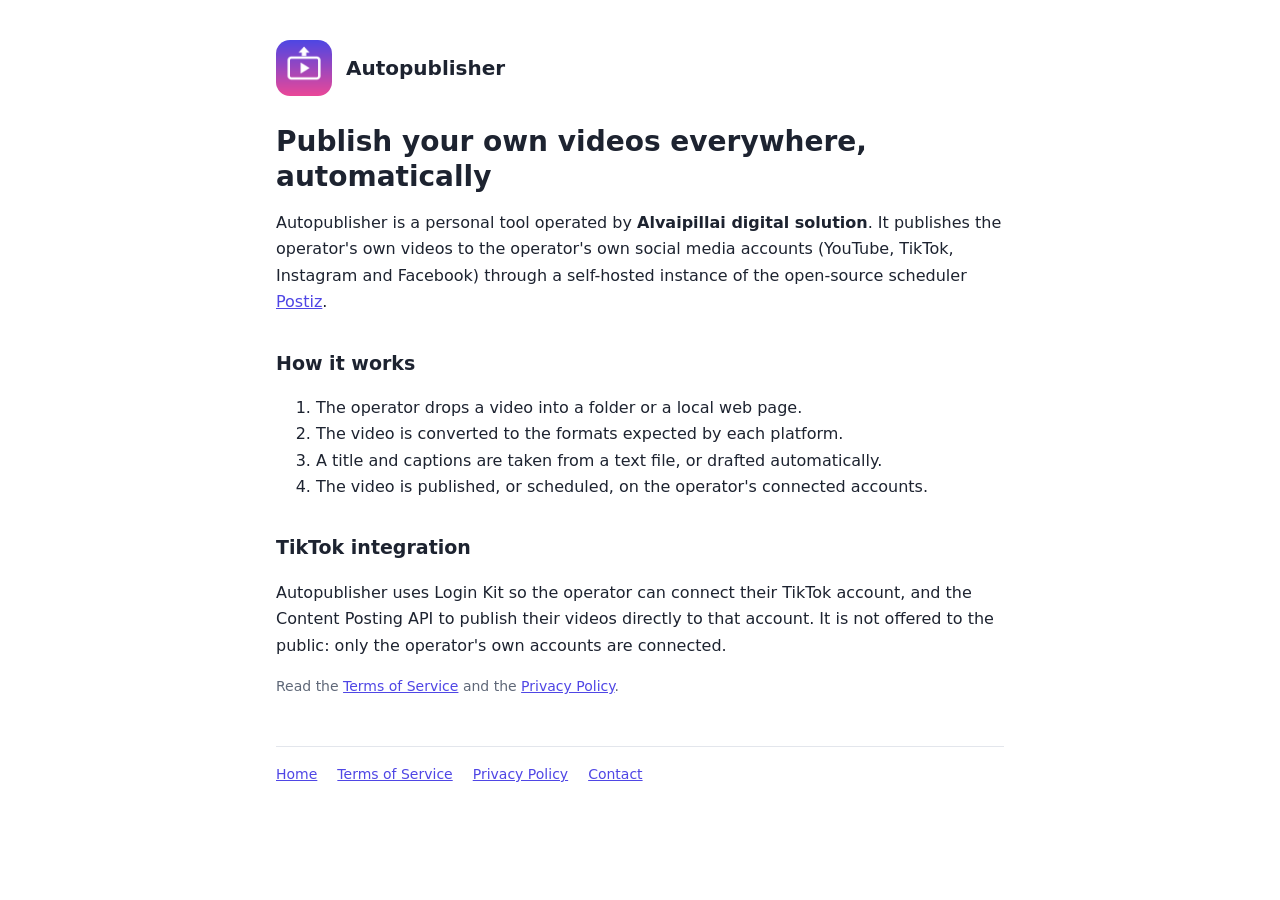
<file: index.html>
<!doctype html>
<html lang="en">
<head>
<meta charset="utf-8">
<meta name="viewport" content="width=device-width, initial-scale=1">
<title>Autopublisher</title>
<link rel="icon" href="icon.png">
<link rel="stylesheet" href="style.css">
</head>
<body>
<main>
<header><img src="icon.png" alt=""><a href="./">Autopublisher</a></header>
<h1>Publish your own videos everywhere, automatically</h1>
<p>Autopublisher is a personal tool operated by <strong>Alvaipillai digital solution</strong>. It publishes
the operator's own videos to the operator's own social media accounts (YouTube, TikTok, Instagram and
Facebook) through a self-hosted instance of the open-source scheduler <a href="https://postiz.com">Postiz</a>.</p>
<h2>How it works</h2>
<ol>
  <li>The operator drops a video into a folder or a local web page.</li>
  <li>The video is converted to the formats expected by each platform.</li>
  <li>A title and captions are taken from a text file, or drafted automatically.</li>
  <li>The video is published, or scheduled, on the operator's connected accounts.</li>
</ol>
<h2>TikTok integration</h2>
<p>Autopublisher uses Login Kit so the operator can connect their TikTok account, and the Content Posting API
to publish their videos directly to that account. It is not offered to the public: only the operator's own
accounts are connected.</p>
<p class="muted">Read the <a href="terms.html">Terms of Service</a> and the <a href="privacy.html">Privacy Policy</a>.</p>
<nav><a href="./">Home</a><a href="terms.html">Terms of Service</a><a href="privacy.html">Privacy Policy</a><a href="https://github.com/AnushanDev/autopublisher-site/issues">Contact</a></nav>
</main>
</body>
</html>
</file>
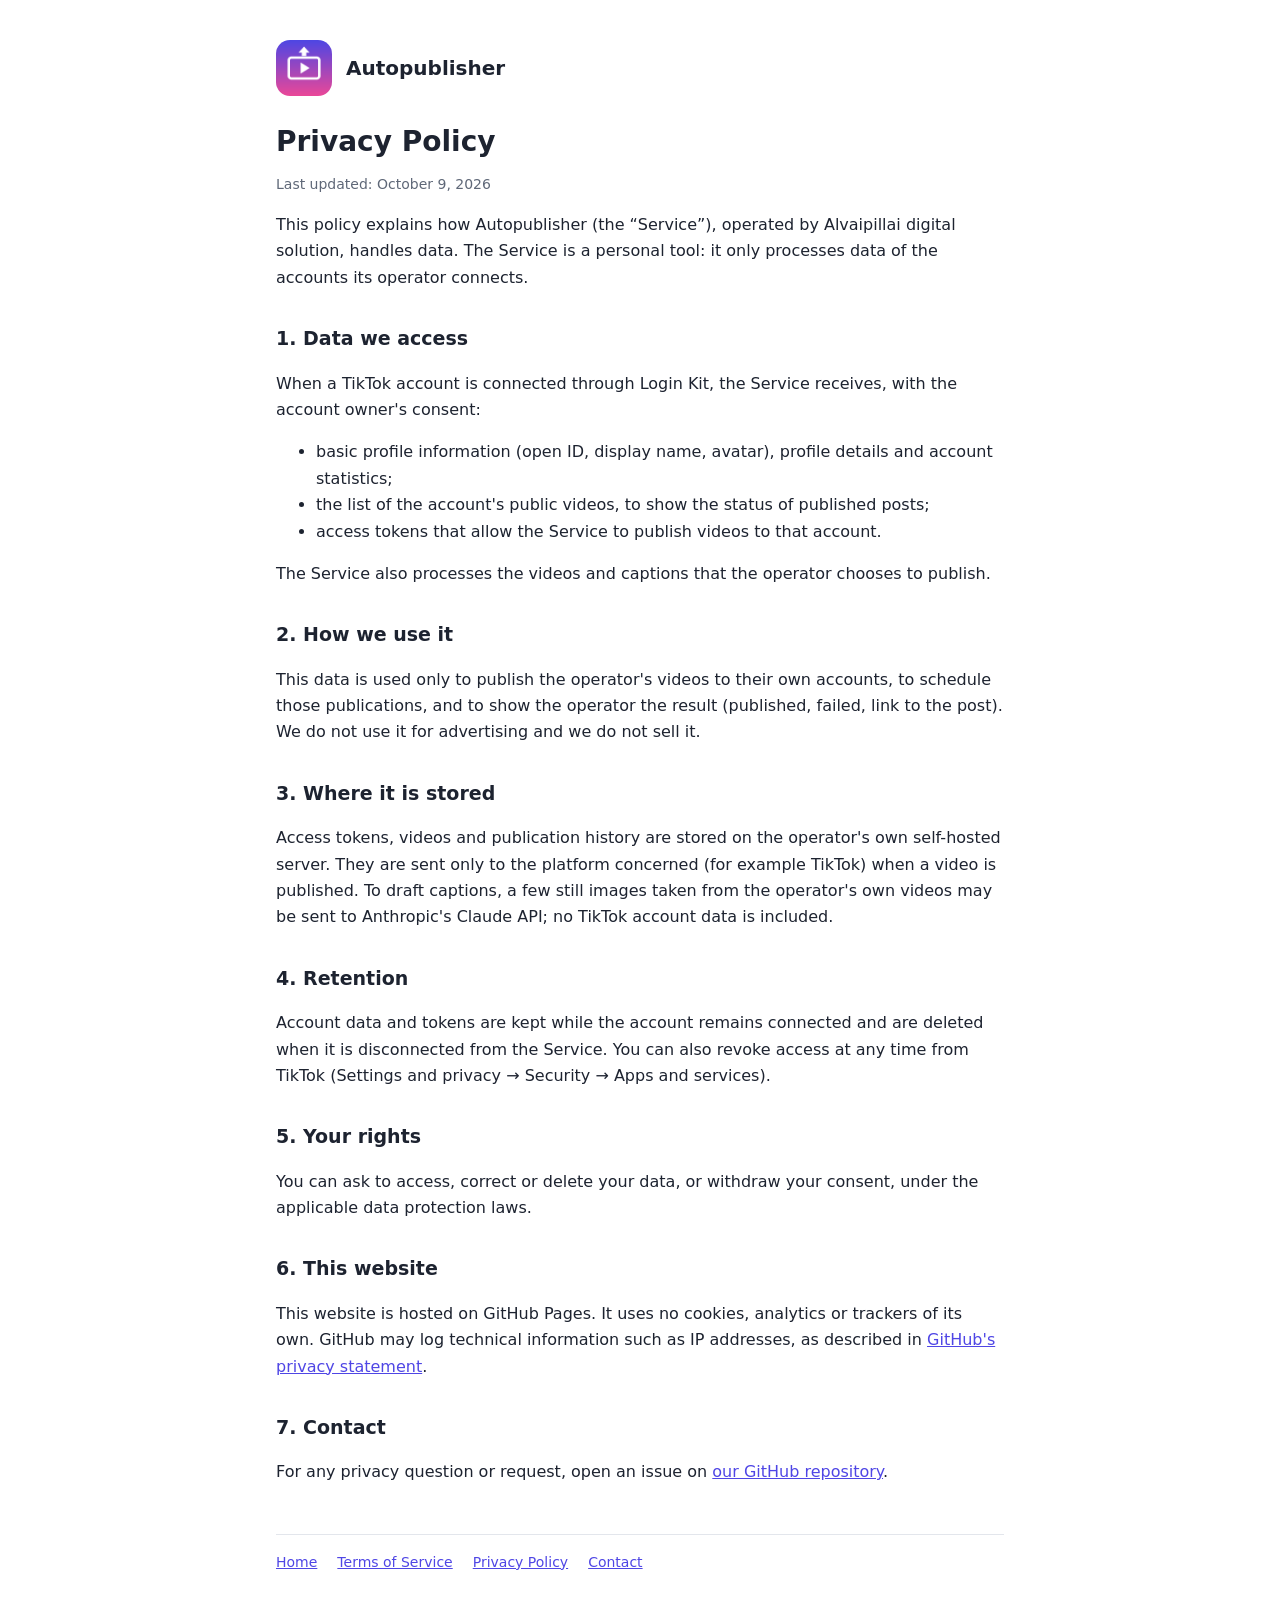
<file: privacy.html>
<!doctype html>
<html lang="en">
<head>
<meta charset="utf-8">
<meta name="viewport" content="width=device-width, initial-scale=1">
<title>Privacy Policy – Autopublisher</title>
<link rel="icon" href="icon.png">
<link rel="stylesheet" href="style.css">
</head>
<body>
<main>
<header><img src="icon.png" alt=""><a href="./">Autopublisher</a></header>
<h1>Privacy Policy</h1>
<p class="muted">Last updated: October 9, 2026</p>
<p>This policy explains how Autopublisher (the “Service”), operated by Alvaipillai digital solution, handles
data. The Service is a personal tool: it only processes data of the accounts its operator connects.</p>
<h2>1. Data we access</h2>
<p>When a TikTok account is connected through Login Kit, the Service receives, with the account owner's
consent:</p>
<ul>
  <li>basic profile information (open ID, display name, avatar), profile details and account statistics;</li>
  <li>the list of the account's public videos, to show the status of published posts;</li>
  <li>access tokens that allow the Service to publish videos to that account.</li>
</ul>
<p>The Service also processes the videos and captions that the operator chooses to publish.</p>
<h2>2. How we use it</h2>
<p>This data is used only to publish the operator's videos to their own accounts, to schedule those
publications, and to show the operator the result (published, failed, link to the post). We do not use it
for advertising and we do not sell it.</p>
<h2>3. Where it is stored</h2>
<p>Access tokens, videos and publication history are stored on the operator's own self-hosted server. They are
sent only to the platform concerned (for example TikTok) when a video is published. To draft captions, a few
still images taken from the operator's own videos may be sent to Anthropic's Claude API; no TikTok account
data is included.</p>
<h2>4. Retention</h2>
<p>Account data and tokens are kept while the account remains connected and are deleted when it is
disconnected from the Service. You can also revoke access at any time from TikTok (Settings and privacy →
Security → Apps and services).</p>
<h2>5. Your rights</h2>
<p>You can ask to access, correct or delete your data, or withdraw your consent, under the applicable data
protection laws.</p>
<h2>6. This website</h2>
<p>This website is hosted on GitHub Pages. It uses no cookies, analytics or trackers of its own. GitHub may
log technical information such as IP addresses, as described in
<a href="https://docs.github.com/en/site-policy/privacy-policies/github-general-privacy-statement">GitHub's privacy statement</a>.</p>
<h2>7. Contact</h2>
<p>For any privacy question or request, open an issue on
<a href="https://github.com/AnushanDev/autopublisher-site/issues">our GitHub repository</a>.</p>
<nav><a href="./">Home</a><a href="terms.html">Terms of Service</a><a href="privacy.html">Privacy Policy</a><a href="https://github.com/AnushanDev/autopublisher-site/issues">Contact</a></nav>
</main>
</body>
</html>
</file>
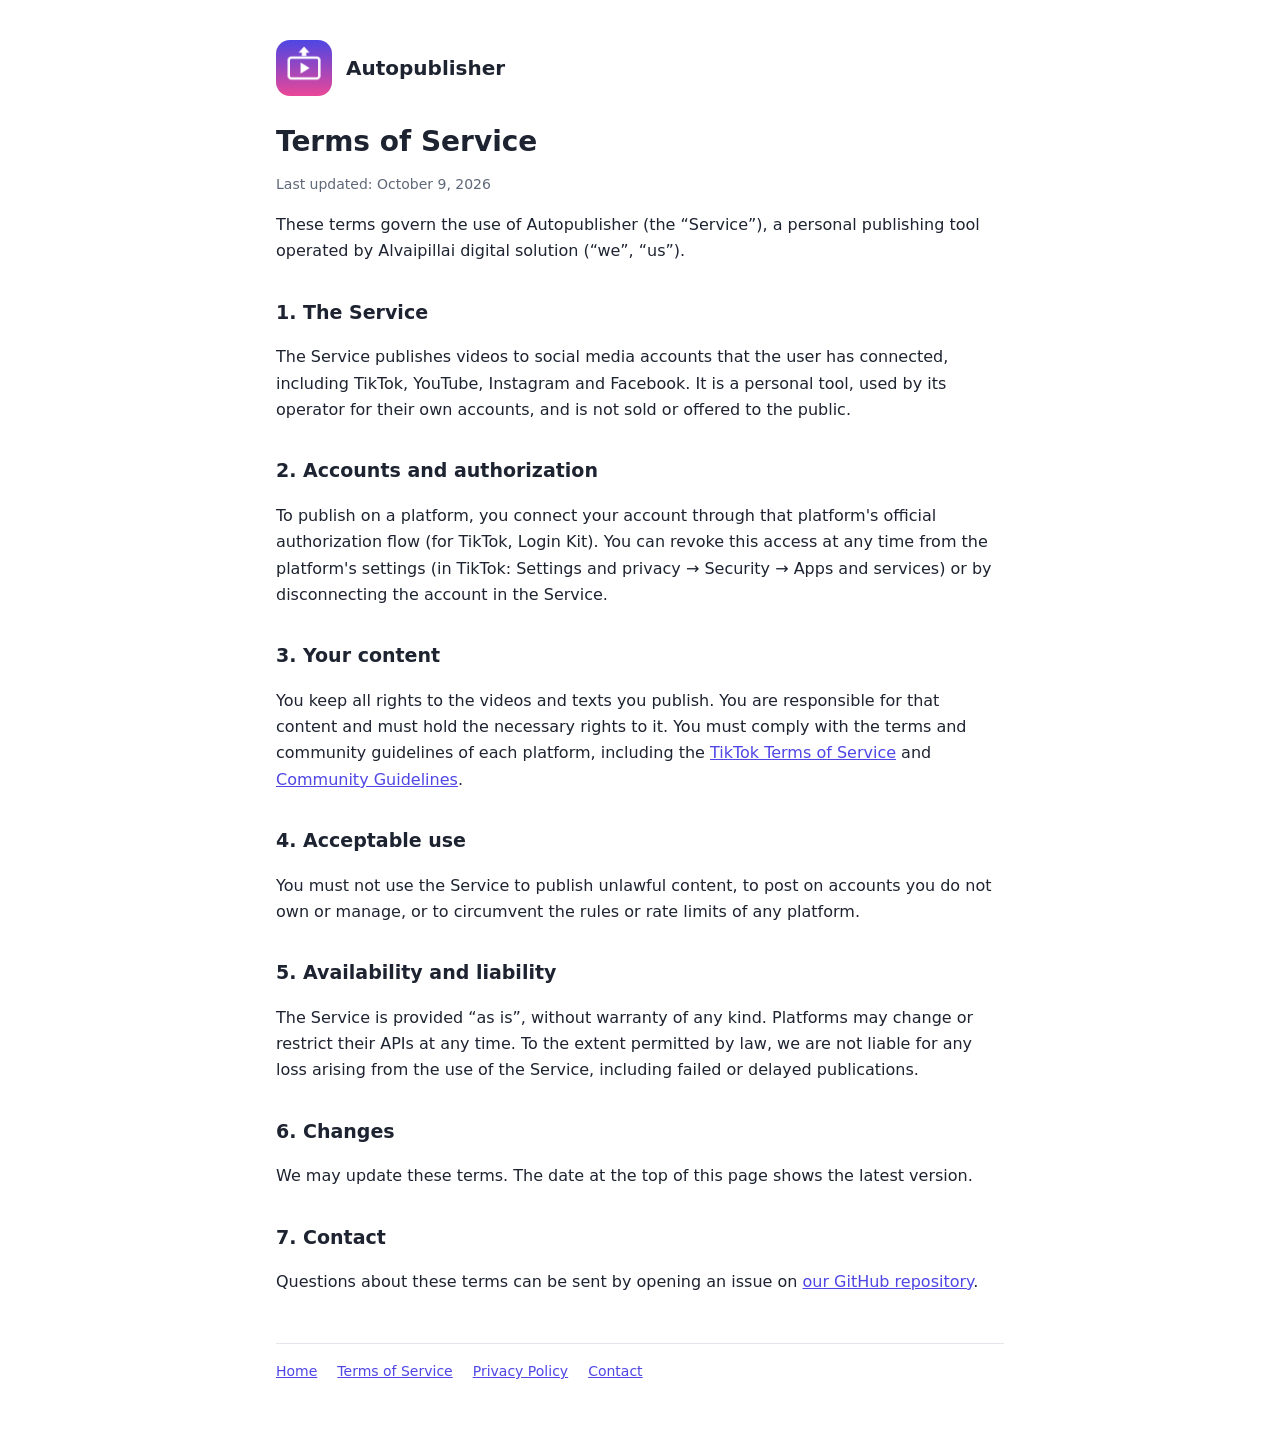
<file: terms.html>
<!doctype html>
<html lang="en">
<head>
<meta charset="utf-8">
<meta name="viewport" content="width=device-width, initial-scale=1">
<title>Terms of Service – Autopublisher</title>
<link rel="icon" href="icon.png">
<link rel="stylesheet" href="style.css">
</head>
<body>
<main>
<header><img src="icon.png" alt=""><a href="./">Autopublisher</a></header>
<h1>Terms of Service</h1>
<p class="muted">Last updated: October 9, 2026</p>
<p>These terms govern the use of Autopublisher (the “Service”), a personal publishing tool operated by
Alvaipillai digital solution (“we”, “us”).</p>
<h2>1. The Service</h2>
<p>The Service publishes videos to social media accounts that the user has connected, including TikTok,
YouTube, Instagram and Facebook. It is a personal tool, used by its operator for their own accounts, and is
not sold or offered to the public.</p>
<h2>2. Accounts and authorization</h2>
<p>To publish on a platform, you connect your account through that platform's official authorization flow
(for TikTok, Login Kit). You can revoke this access at any time from the platform's settings (in TikTok:
Settings and privacy → Security → Apps and services) or by disconnecting the account in the Service.</p>
<h2>3. Your content</h2>
<p>You keep all rights to the videos and texts you publish. You are responsible for that content and must
hold the necessary rights to it. You must comply with the terms and community guidelines of each platform,
including the <a href="https://www.tiktok.com/legal/terms-of-service">TikTok Terms of Service</a> and
<a href="https://www.tiktok.com/community-guidelines">Community Guidelines</a>.</p>
<h2>4. Acceptable use</h2>
<p>You must not use the Service to publish unlawful content, to post on accounts you do not own or manage,
or to circumvent the rules or rate limits of any platform.</p>
<h2>5. Availability and liability</h2>
<p>The Service is provided “as is”, without warranty of any kind. Platforms may change or restrict their
APIs at any time. To the extent permitted by law, we are not liable for any loss arising from the use of
the Service, including failed or delayed publications.</p>
<h2>6. Changes</h2>
<p>We may update these terms. The date at the top of this page shows the latest version.</p>
<h2>7. Contact</h2>
<p>Questions about these terms can be sent by opening an issue on
<a href="https://github.com/AnushanDev/autopublisher-site/issues">our GitHub repository</a>.</p>
<nav><a href="./">Home</a><a href="terms.html">Terms of Service</a><a href="privacy.html">Privacy Policy</a><a href="https://github.com/AnushanDev/autopublisher-site/issues">Contact</a></nav>
</main>
</body>
</html>
</file>
<file: style.css>
:root { --bg: #ffffff; --text: #1d2330; --muted: #5f6878; --accent: #4f46e5; --border: #e3e6ec; }
@media (prefers-color-scheme: dark) {
  :root { --bg: #12141a; --text: #e6e8ee; --muted: #a0a8b8; --accent: #8b93ff; --border: #2c303b; }
}
* { box-sizing: border-box; }
body { margin: 0; background: var(--bg); color: var(--text); font: 16px/1.65 system-ui, -apple-system, "Segoe UI", sans-serif; }
main { max-width: 760px; margin: 0 auto; padding: 40px 16px 64px; }
header { display: flex; align-items: center; gap: 14px; margin-bottom: 28px; }
header img { width: 56px; height: 56px; border-radius: 14px; }
header a { color: inherit; text-decoration: none; font-weight: 700; font-size: 20px; }
h1 { font-size: 28px; line-height: 1.25; margin: 0 0 8px; }
h2 { font-size: 19px; margin: 32px 0 8px; }
p, li { color: var(--text); }
.muted { color: var(--muted); font-size: 14px; }
a { color: var(--accent); }
nav { border-top: 1px solid var(--border); margin-top: 48px; padding-top: 16px; display: flex; gap: 20px; flex-wrap: wrap; font-size: 14px; }
</file>
